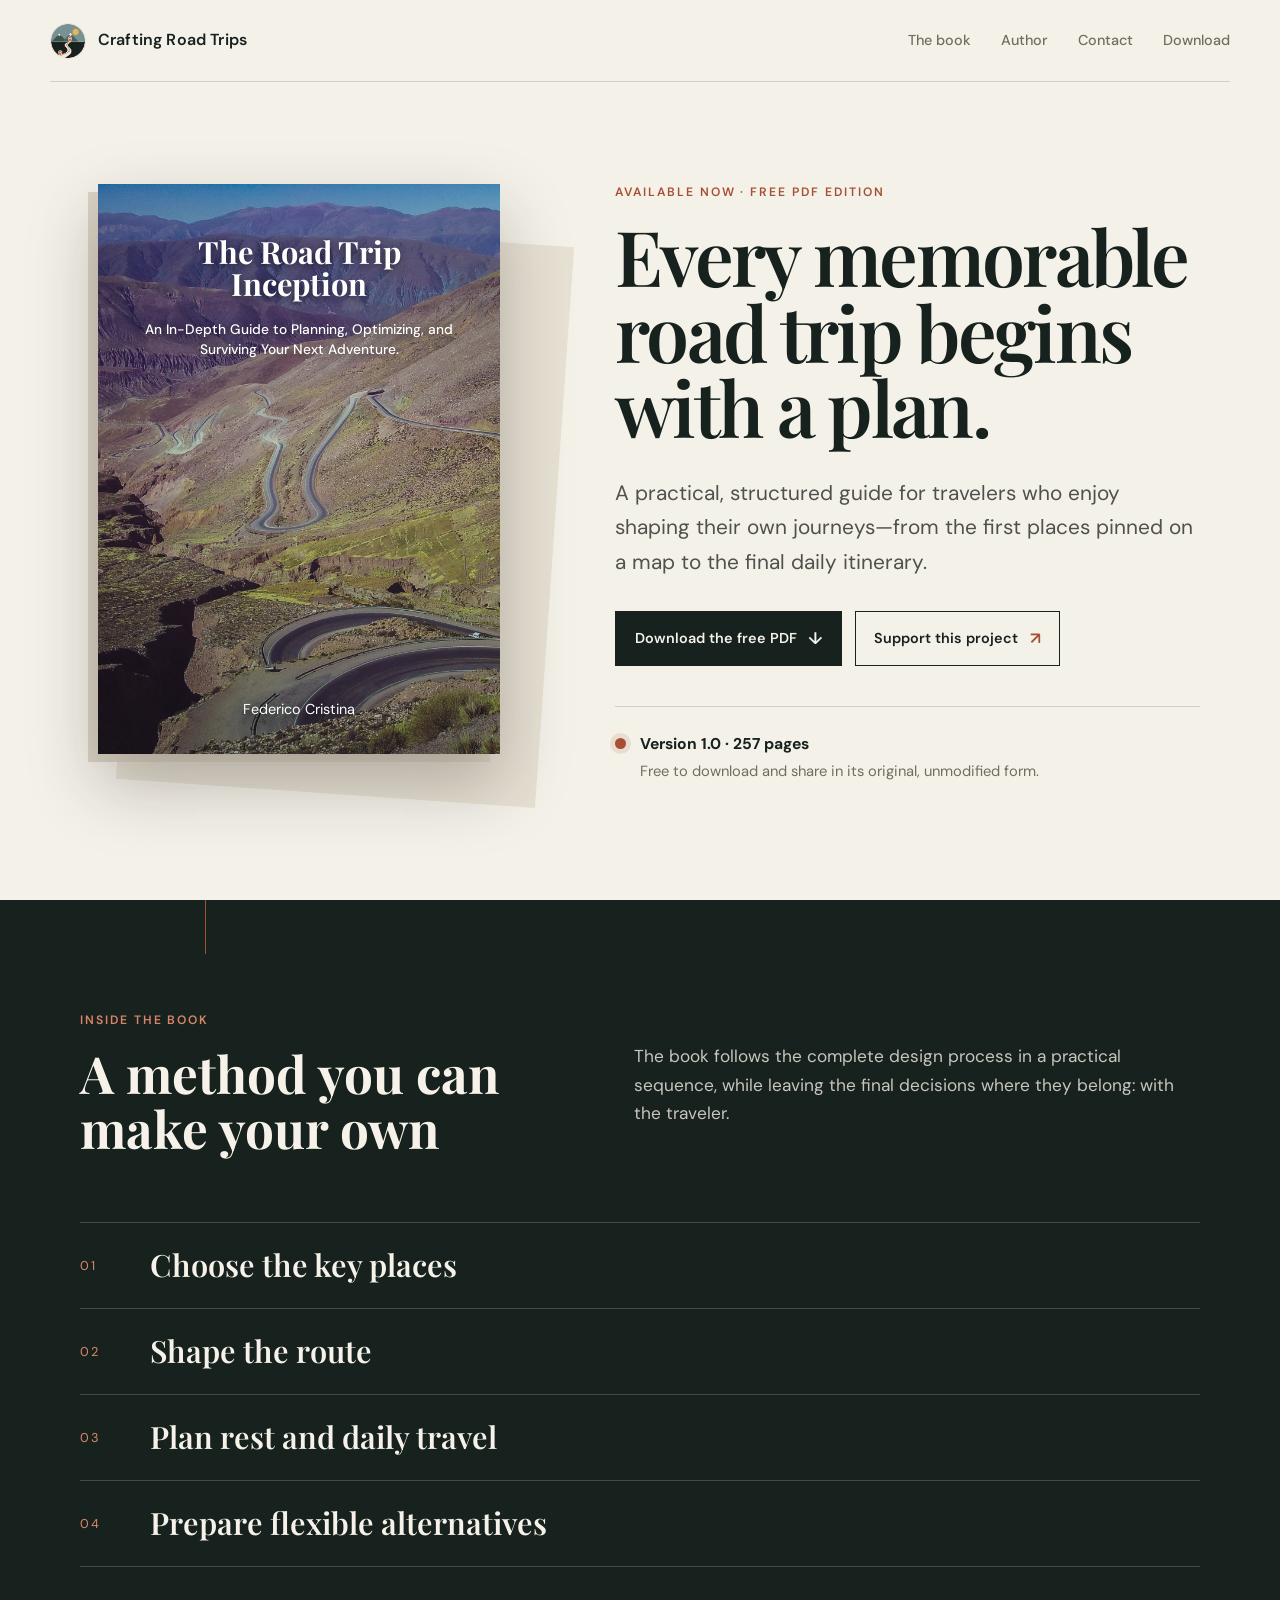
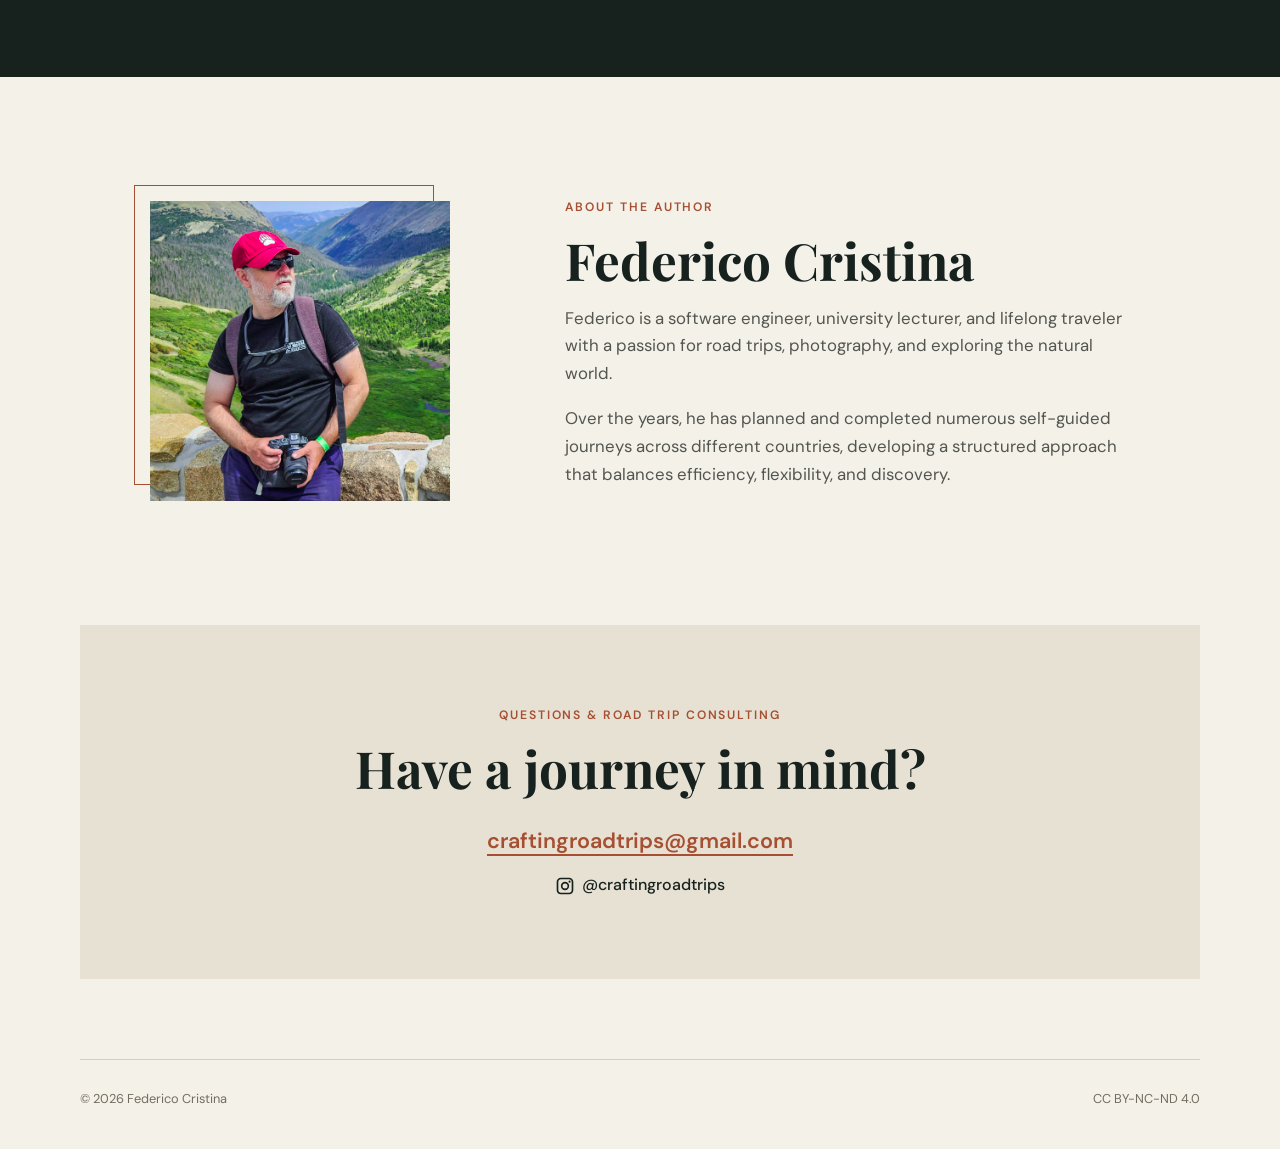
<file: index.html>
<!doctype html>
<html lang="en">
<head>
  <meta charset="utf-8">
  <meta name="viewport" content="width=device-width, initial-scale=1">
  <meta name="description" content="Download The Road Trip Inception, a free practical guide to planning independent road trips.">
  <meta name="author" content="Federico Cristina">
  <meta name="robots" content="index, follow, max-image-preview:large">
  <meta name="theme-color" content="#17221f">
  <title>Crafting Road Trips | The Road Trip Inception</title>
  <link rel="canonical" href="https://craftingroadtrips.github.io/">
  <link rel="alternate" type="application/pdf" title="The Road Trip Inception — Free PDF" href="https://github.com/craftingroadtrips/the-road-trip-inception/releases/latest/download/The-Road-Trip-Inception.pdf">
  <link rel="icon" href="assets/favicon.svg" type="image/svg+xml">

  <meta property="og:type" content="website">
  <meta property="og:site_name" content="Crafting Road Trips">
  <meta property="og:title" content="The Road Trip Inception — Free Road Trip Planning Guide">
  <meta property="og:description" content="A practical, structured guide to planning independent road trips—from the first places pinned on a map to the final daily itinerary.">
  <meta property="og:url" content="https://craftingroadtrips.github.io/">
  <meta property="og:image" content="https://craftingroadtrips.github.io/assets/social-preview.jpg">
  <meta property="og:image:width" content="1200">
  <meta property="og:image:height" content="630">
  <meta property="og:image:alt" content="The Road Trip Inception by Federico Cristina">

  <meta name="twitter:card" content="summary_large_image">
  <meta name="twitter:title" content="The Road Trip Inception — Free Road Trip Planning Guide">
  <meta name="twitter:description" content="A practical, structured guide to planning independent road trips.">
  <meta name="twitter:image" content="https://craftingroadtrips.github.io/assets/social-preview.jpg">
  <meta name="twitter:image:alt" content="The Road Trip Inception by Federico Cristina">

  <script type="application/ld+json">
  {
    "@context": "https://schema.org",
    "@type": "Book",
    "name": "The Road Trip Inception",
    "alternateName": "An In-Depth Guide to Planning, Optimizing, and Surviving Your Next Adventure",
    "author": {
      "@type": "Person",
      "name": "Federico Cristina"
    },
    "author": {
      "@type": "Person",
      "name": "Federico Cristina"
    },
    "publisher": {
      "@type": "Organization",
      "name": "Crafting Road Trips",
      "url": "https://craftingroadtrips.github.io/",
      "sameAs": [
        "https://www.instagram.com/craftingroadtrips/"
      ]
    },
    "description": "A practical, structured guide to planning independent road trips, from choosing key places and shaping the route to building a flexible daily itinerary.",
    "url": "https://craftingroadtrips.github.io/",
    "image": "https://craftingroadtrips.github.io/assets/social-preview.jpg",
    "inLanguage": "en",
    "bookFormat": "https://schema.org/EBook",
    "isAccessibleForFree": true,
    "license": "https://creativecommons.org/licenses/by-nc-nd/4.0/",
    "offers": {
      "@type": "Offer",
      "price": "0",
      "priceCurrency": "USD",
      "availability": "https://schema.org/InStock",
      "url": "https://github.com/craftingroadtrips/the-road-trip-inception/releases/latest/download/The-Road-Trip-Inception.pdf"
    }
  }
  </script>
  <link rel="preconnect" href="https://fonts.googleapis.com">
  <link rel="preconnect" href="https://fonts.gstatic.com" crossorigin>
  <link href="https://fonts.googleapis.com/css2?family=DM+Sans:wght@400;500;600&family=Playfair+Display:wght@600;700&display=swap" rel="stylesheet">
  <link rel="stylesheet" href="styles.css">
</head>
<body>
  <header class="site-header">
    <a class="brand" href="#top" aria-label="Crafting Road Trips, home">
      <img class="brand-logo" src="assets/logo-transparent-low.png" alt="">
      <span>Crafting Road Trips</span>
    </a>
    <nav aria-label="Primary navigation">
      <a href="#book">The book</a>
      <a href="#author">Author</a>
      <a href="#contact">Contact</a>
      <a href="https://github.com/craftingroadtrips/the-road-trip-inception/releases/latest/download/The-Road-Trip-Inception.pdf">Download</a>
    </nav>
  </header>

  <main id="top">
    <section class="hero" id="book">
      <div class="book-stage" aria-label="Cover of The Road Trip Inception">
        <div class="book-cover">
          <img src="assets/cover-photo.jpg" alt="A winding mountain road crossing a vast, rugged landscape">
          <div class="cover-shade"></div>
          <div class="cover-copy">
            <h2>The Road Trip Inception</h2>
            <p>An In-Depth Guide to Planning, Optimizing, and Surviving Your Next Adventure.</p>
            <span>Federico Cristina</span>
          </div>
        </div>
      </div>

      <div class="hero-copy">
        <p class="eyebrow">Available now · Free PDF edition</p>
        <h1>Every memorable road trip begins with a plan.</h1>
        <p class="intro">A practical, structured guide for travelers who enjoy shaping their own journeys—from the first places pinned on a map to the final daily itinerary.</p>
        <div class="hero-actions">
          <a class="download-button" href="https://github.com/craftingroadtrips/the-road-trip-inception/releases/latest/download/The-Road-Trip-Inception.pdf">
            Download the free PDF <span aria-hidden="true">↓</span>
          </a>
          <a class="support-button" href="https://buymeacoffee.com/craftingroadtrips" target="_blank" rel="noopener noreferrer">
            Support this project <span aria-hidden="true">↗</span>
          </a>
        </div>
        <div class="release-note">
          <span class="route-dot" aria-hidden="true"></span>
          <div>
            <strong>Version 1.0 · 257 pages</strong>
            <p>Free to download and share in its original, unmodified form.</p>
          </div>
        </div>
      </div>
    </section>

    <section class="method" aria-labelledby="method-title">
      <div class="section-heading">
        <p class="eyebrow">Inside the book</p>
        <h2 id="method-title">A method you can make your own</h2>
      </div>
      <p class="method-intro">The book follows the complete design process in a practical sequence, while leaving the final decisions where they belong: with the traveler.</p>
      <ol class="route-steps">
        <li><span>01</span><strong>Choose the key places</strong></li>
        <li><span>02</span><strong>Shape the route</strong></li>
        <li><span>03</span><strong>Plan rest and daily travel</strong></li>
        <li><span>04</span><strong>Prepare flexible alternatives</strong></li>
      </ol>
    </section>

    <section class="author" id="author" aria-labelledby="author-title">
      <div class="author-photo-wrap">
        <img src="assets/federico-cristina.png" alt="Federico Cristina holding a camera in a mountain landscape">
      </div>
      <div class="author-copy">
        <p class="eyebrow">About the author</p>
        <h2 id="author-title">Federico Cristina</h2>
        <p>Federico is a software engineer, university lecturer, and lifelong traveler with a passion for road trips, photography, and exploring the natural world.</p>
        <p>Over the years, he has planned and completed numerous self-guided journeys across different countries, developing a structured approach that balances efficiency, flexibility, and discovery.</p>
      </div>
    </section>

    <section class="contact" id="contact" aria-labelledby="contact-title">
      <p class="eyebrow">Questions & road trip consulting</p>
      <h2 id="contact-title">Have a journey in mind?</h2>
      <div class="contact-links">
        <a class="email-link" href="mailto:craftingroadtrips@gmail.com">
          craftingroadtrips@gmail.com
        </a>

        <a class="instagram-link"
          href="https://www.instagram.com/craftingroadtrips/"
          target="_blank"
          rel="noopener noreferrer"
          aria-label="Crafting Road Trips on Instagram">
          <svg viewBox="0 0 24 24" aria-hidden="true">
            <path d="M7 2C4.24 2 2 4.24 2 7v10c0 2.76 2.24 5 5 5h10c2.76 0 5-2.24 5-5V7c0-2.76-2.24-5-5-5H7zm10 2c1.66 0 3 1.34 3 3v10c0 1.66-1.34 3-3 3H7c-1.66 0-3-1.34-3-3V7c0-1.66 1.34-3 3-3h10zm.5 1.5a1.25 1.25 0 1 0 0 2.5 1.25 1.25 0 0 0 0-2.5zM12 7a5 5 0 1 0 0 10 5 5 0 0 0 0-10zm0 2a3 3 0 1 1 0 6 3 3 0 0 1 0-6z"/>
          </svg>
          @craftingroadtrips
        </a>
      </div>
    </section>
  </main>

  <footer>
    <span>© 2026 Federico Cristina</span>
    <span>CC BY-NC-ND 4.0</span>
  </footer>
</body>
</html>
</file>
<file: styles.css>
:root {
  --ink: #17221f;
  --paper: #f4f1e9;
  --paper-deep: #e7e1d4;
  --stone: #736c61;
  --rust: #a64f32;
  --blue: #536c7d;
  --line: rgba(23, 34, 31, .16);
  --serif: "Playfair Display", Georgia, serif;
  --sans: "DM Sans", Arial, sans-serif;
}

* { box-sizing: border-box; }
html { scroll-behavior: smooth; }
body {
  margin: 0;
  color: var(--ink);
  background: var(--paper);
  font-family: var(--sans);
  font-size: 1rem;
  line-height: 1.65;
}

a { color: inherit; }
img { display: block; max-width: 100%; }

.site-header {
  width: min(1180px, calc(100% - 48px));
  min-height: 82px;
  margin: 0 auto;
  display: flex;
  align-items: center;
  justify-content: space-between;
  border-bottom: 1px solid var(--line);
}

.brand {
  display: inline-flex;
  align-items: center;
  gap: 12px;
  text-decoration: none;
  font-weight: 600;
  letter-spacing: .01em;
}

.brand-mark {
  width: 30px;
  height: 30px;
  border: 1px solid var(--ink);
  border-radius: 50%;
  display: flex;
  justify-content: center;
  gap: 4px;
  overflow: hidden;
  transform: rotate(16deg);
}

.brand-mark i {
  display: block;
  width: 2px;
  height: 14px;
  margin-top: 16px;
  background: var(--ink);
}

nav { display: flex; gap: 30px; }
nav a {
  color: var(--stone);
  text-decoration: none;
  font-size: .9rem;
  font-weight: 500;
}
nav a:hover, nav a:focus-visible { color: var(--rust); }

main { overflow: hidden; }
.hero {
  width: min(1120px, calc(100% - 48px));
  margin: 0 auto;
  min-height: calc(100vh - 82px);
  padding: 72px 0 88px;
  display: grid;
  grid-template-columns: minmax(290px, 420px) minmax(0, 1fr);
  align-items: center;
  gap: clamp(60px, 9vw, 130px);
}

.book-stage { position: relative; padding: 0 0 28px 18px; }
.book-stage::before {
  content: "";
  position: absolute;
  z-index: -1;
  inset: 8% -13% -2% 13%;
  background: var(--paper-deep);
  transform: rotate(4deg);
}

.book-cover {
  position: relative;
  aspect-ratio: 148 / 210;
  overflow: hidden;
  box-shadow: 0 30px 65px rgba(35, 28, 20, .28), -10px 8px 0 #dad3c5;
}

.book-cover > img { width: 100%; height: 100%; object-fit: cover; }
.cover-shade {
  position: absolute;
  inset: 0;
  background: linear-gradient(180deg, rgba(7,14,20,.18) 5%, rgba(7,14,20,.02) 46%, rgba(7,14,20,.28) 100%);
}

.cover-copy {
  position: absolute;
  inset: 0;
  padding: 13% 7% 8%;
  color: white;
  text-align: center;
  display: flex;
  flex-direction: column;
  text-shadow: 0 2px 8px rgba(0,0,0,.55);
}

.cover-copy h2 {
  margin: 0;
  font: 700 clamp(1.45rem, 2.4vw, 2.15rem)/1.05 var(--serif);
}
.cover-copy p {
  margin: 1.2rem 0 0;
  font-size: clamp(.66rem, 1.1vw, .86rem);
  font-weight: 500;
  line-height: 1.45;
}
.cover-copy span { margin-top: auto; font-size: clamp(.72rem, 1.2vw, .9rem); }

.eyebrow {
  margin: 0 0 1rem;
  color: var(--rust);
  font-size: .76rem;
  font-weight: 600;
  letter-spacing: .16em;
  text-transform: uppercase;
}

h1, h2 { font-family: var(--serif); }
.hero-copy h1 {
  max-width: 690px;
  margin: 0;
  font-size: clamp(3rem, 6vw, 5.7rem);
  font-weight: 600;
  line-height: .98;
  letter-spacing: -.035em;
}
.intro {
  max-width: 620px;
  margin: 2rem 0 0;
  color: #4f514c;
  font-size: clamp(1.08rem, 1.8vw, 1.3rem);
  line-height: 1.65;
}

.hero-actions {
  margin-top: 2rem;
  display: flex;
  flex-wrap: wrap;
  gap: .8rem;
}

.download-button,
.support-button {
  width: fit-content;
  padding: .8rem 1.15rem;
  border: 1px solid var(--ink);
  display: inline-flex;
  align-items: center;
  gap: .7rem;
  color: var(--ink);
  background: transparent;
  text-decoration: none;
  font-size: .9rem;
  font-weight: 600;
  transition: color .2s ease, background-color .2s ease, transform .2s ease;
}
.download-button {
  color: var(--paper);
  background: var(--ink);
}
.download-button:hover,
.download-button:focus-visible {
  background: var(--rust);
  border-color: var(--rust);
  transform: translateY(-2px);
}
.support-button:hover,
.support-button:focus-visible {
  color: var(--paper);
  background: var(--ink);
  transform: translateY(-2px);
}
.download-button span,
.support-button span { font-size: 1.05rem; }
.support-button span { color: var(--rust); }

.release-note {
  margin-top: 2.5rem;
  padding-top: 1.5rem;
  border-top: 1px solid var(--line);
  display: flex;
  align-items: flex-start;
  gap: 14px;
}
.route-dot {
  width: 11px;
  height: 11px;
  margin-top: 7px;
  flex: 0 0 auto;
  background: var(--rust);
  border-radius: 50%;
  box-shadow: 0 0 0 5px rgba(166,79,50,.13);
}
.release-note strong { font-size: .98rem; }
.release-note p { margin: .1rem 0 0; color: var(--stone); font-size: .92rem; }

.method {
  position: relative;
  padding: 110px max(24px, calc((100vw - 1120px) / 2));
  color: #f6f2e9;
  background: var(--ink);
  display: grid;
  grid-template-columns: .9fr 1.1fr;
  gap: 55px 90px;
}
.method::after {
  content: "";
  position: absolute;
  top: 0;
  left: 16%;
  width: 1px;
  height: 54px;
  background: var(--rust);
}
.method h2, .author h2, .contact h2 {
  margin: 0;
  font-size: clamp(2.2rem, 4vw, 4rem);
  line-height: 1.08;
}
.method-intro { max-width: 620px; margin: 2rem 0 0; color: #c8c5bd; font-size: 1.08rem; }
.method .eyebrow { color: #d98668; }
.route-steps {
  grid-column: 1 / -1;
  margin: 10px 0 0;
  padding: 0;
  list-style: none;
  border-top: 1px solid rgba(255,255,255,.18);
}
.route-steps li {
  min-height: 86px;
  padding: 18px 0;
  border-bottom: 1px solid rgba(255,255,255,.18);
  display: grid;
  grid-template-columns: 70px 1fr;
  align-items: center;
}
.route-steps span { color: #d98668; font-size: .8rem; letter-spacing: .12em; }
.route-steps strong { font: 600 clamp(1.25rem, 2.4vw, 2rem)/1.2 var(--serif); }

.author {
  width: min(980px, calc(100% - 48px));
  margin: 0 auto;
  padding: 120px 0;
  display: grid;
  grid-template-columns: 300px 1fr;
  align-items: center;
  gap: clamp(55px, 9vw, 120px);
}
.author-photo-wrap { position: relative; }
.author-photo-wrap::before {
  content: "";
  position: absolute;
  inset: -16px 16px 16px -16px;
  border: 1px solid var(--rust);
  z-index: -1;
}
.author-photo-wrap img { width: 100%; aspect-ratio: 1; object-fit: cover; }
.author-copy p:not(.eyebrow) { max-width: 590px; color: #53554f; font-size: 1.05rem; }
.author-copy p + p { margin-top: 1.1rem; }

.contact {
  width: min(1120px, calc(100% - 48px));
  margin: 0 auto 80px;
  padding: clamp(48px, 7vw, 80px);
  background: var(--paper-deep);
  text-align: center;
}
.email-link {
  display: inline-block;
  margin-top: 1.7rem;
  color: var(--rust);
  font-size: clamp(1rem, 2.3vw, 1.35rem);
  font-weight: 600;
  text-underline-offset: 6px;
}

footer {
  width: min(1120px, calc(100% - 48px));
  margin: 0 auto;
  padding: 28px 0 40px;
  border-top: 1px solid var(--line);
  color: var(--stone);
  display: flex;
  justify-content: space-between;
  font-size: .8rem;
}

@media (max-width: 760px) {
  .site-header { width: min(100% - 32px, 560px); min-height: 70px; }
  nav { display: none; }
  .hero {
    width: min(100% - 32px, 560px);
    min-height: auto;
    padding: 48px 0 70px;
    grid-template-columns: 1fr;
    gap: 55px;
  }
  .book-stage { width: min(82vw, 360px); justify-self: center; }
  .hero-copy h1 { font-size: clamp(2.75rem, 13vw, 4.4rem); }
  .hero-actions { align-items: stretch; flex-direction: column; }
  .download-button, .support-button { width: 100%; justify-content: center; }
  .method { padding-top: 84px; padding-bottom: 84px; grid-template-columns: 1fr; gap: 10px; }
  .route-steps { margin-top: 40px; }
  .route-steps li { grid-template-columns: 52px 1fr; }
  .author { width: min(100% - 48px, 560px); padding: 90px 0; grid-template-columns: 1fr; gap: 55px; }
  .author-photo-wrap { width: min(75vw, 300px); }
  .contact { width: calc(100% - 32px); margin-bottom: 45px; padding-inline: 20px; }
  footer { width: calc(100% - 32px); gap: 18px; flex-direction: column; }
}

@media (prefers-reduced-motion: no-preference) {
  .book-cover { transition: transform .35s ease, box-shadow .35s ease; }
  .book-stage:hover .book-cover { transform: translateY(-5px) rotate(-.35deg); box-shadow: 0 38px 72px rgba(35,28,20,.32), -10px 8px 0 #dad3c5; }
}

.contact-links {
  display: flex;
  flex-direction: column;
  align-items: center;
  gap: 0.8rem;
}

.instagram-link {
  display: inline-flex;
  align-items: center;
  gap: 0.45rem;
  color: inherit;
  text-decoration: none;
  font-weight: 500;
}

.instagram-link svg {
  width: 20px;
  height: 20px;
  fill: currentColor;
}

.instagram-link:hover {
  opacity: 0.7;
}

.brand-logo {
  width: 36px;
  height: 36px;
  object-fit: contain;
  flex-shrink: 0;
}
</file>
